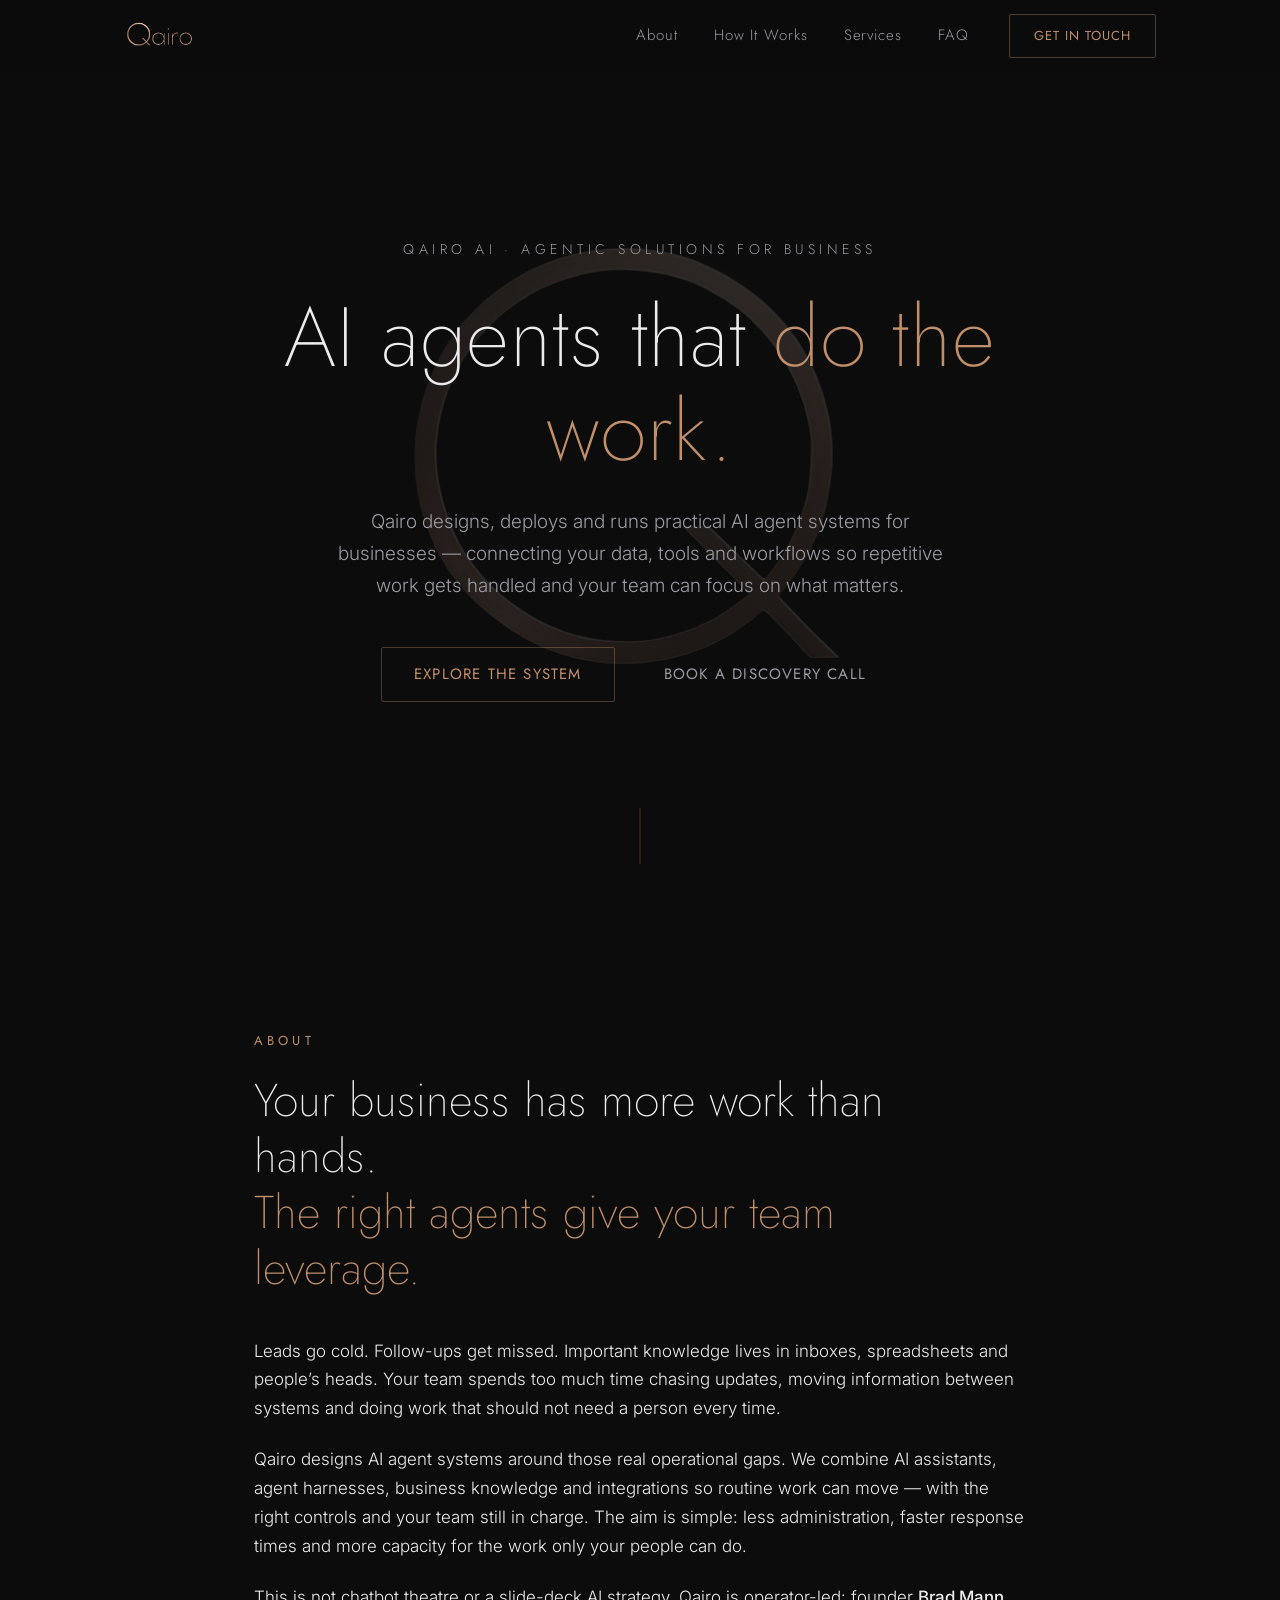
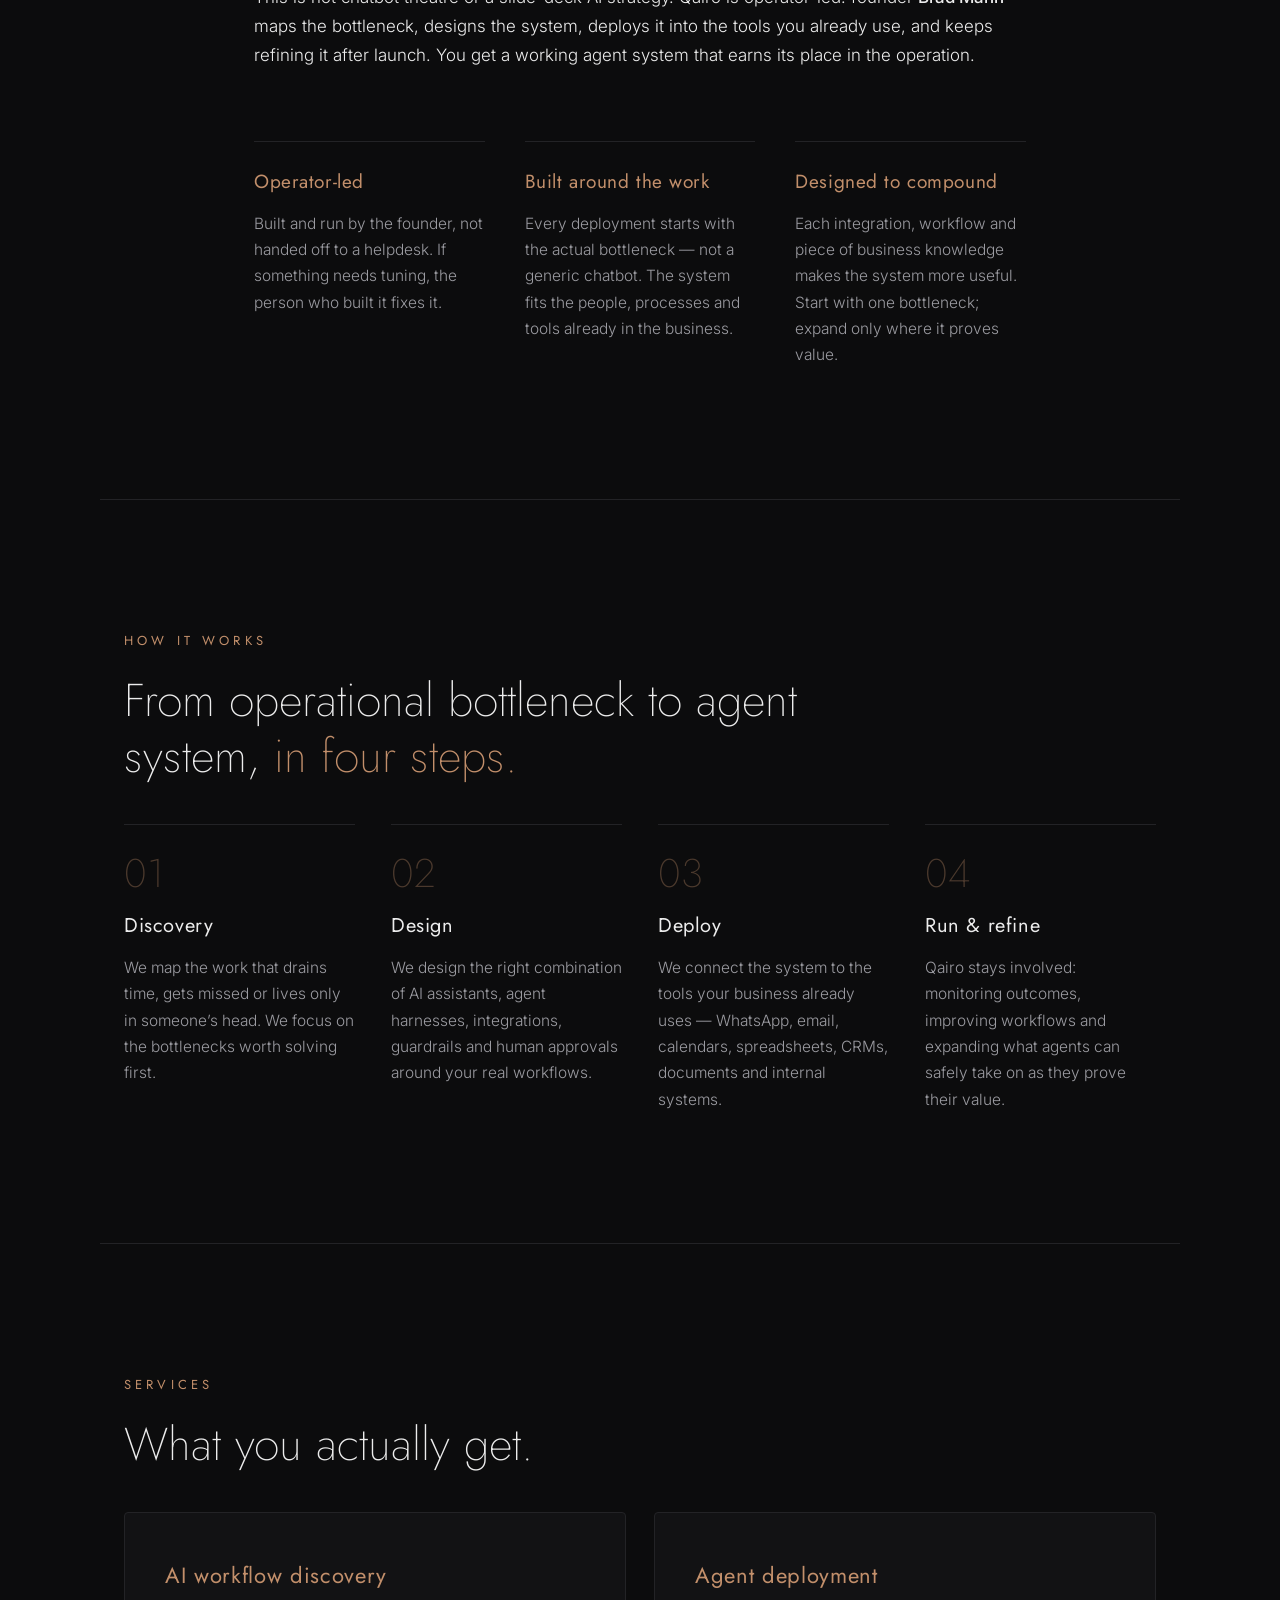
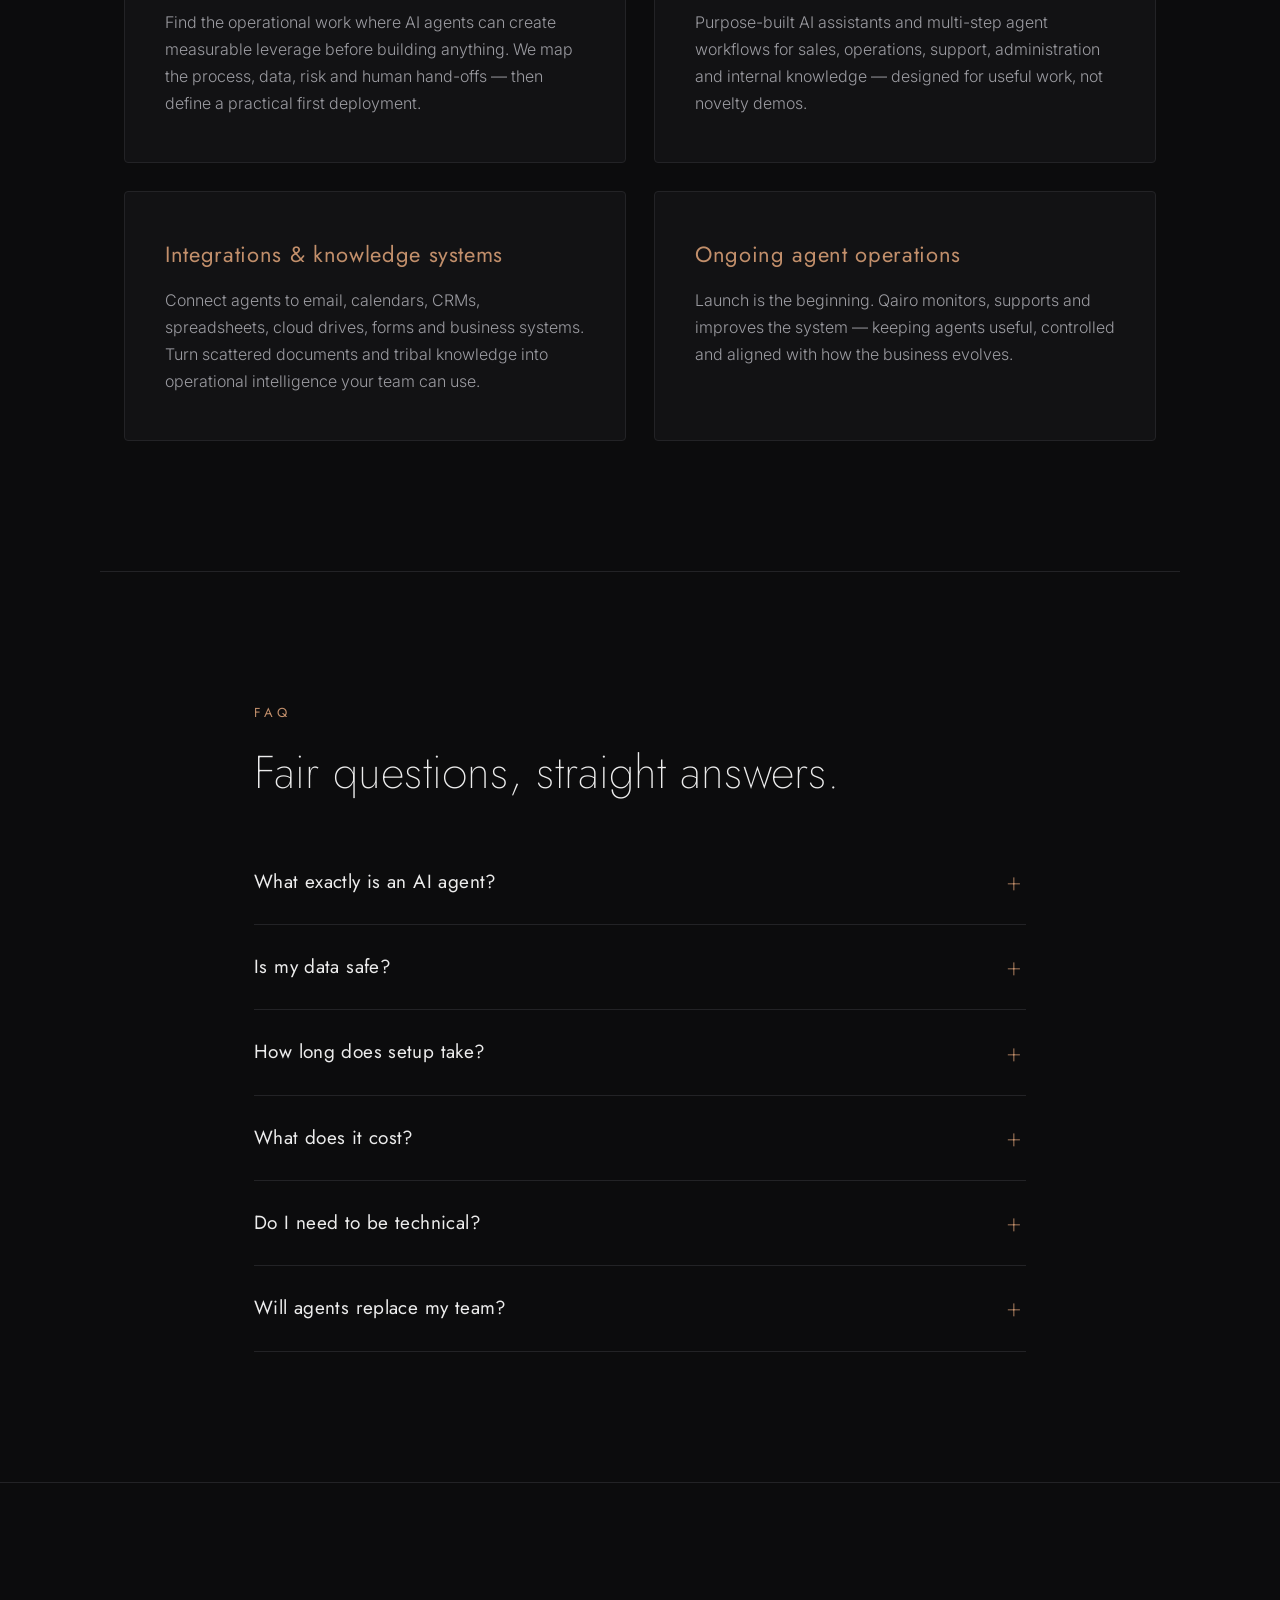
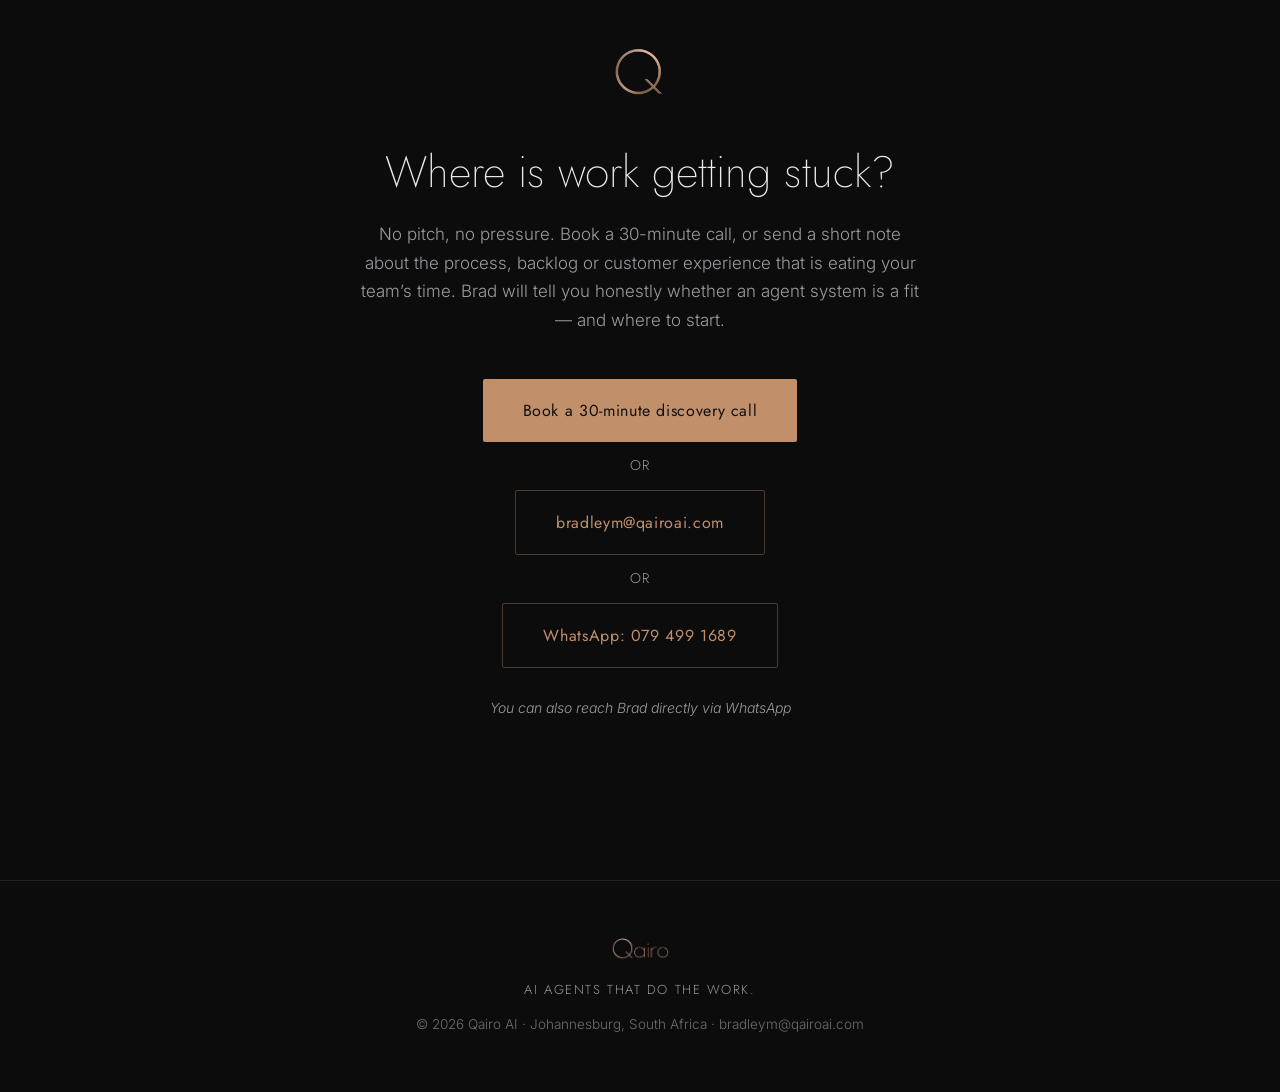
<file: index.html>
<!DOCTYPE html>
<html lang="en">
<head>
  <meta charset="UTF-8" />
  <meta name="viewport" content="width=device-width, initial-scale=1.0" />
  <title>Qairo AI — AI agents that do the work.</title>
  <meta name="description" content="Qairo designs, deploys and runs practical AI agent systems for businesses — connecting data, tools and workflows so repetitive work gets handled." />
  <link rel="icon" type="image/png" href="favicon.png" />
  <link rel="preconnect" href="https://fonts.googleapis.com" />
  <link rel="preconnect" href="https://fonts.gstatic.com" crossorigin />
  <link href="https://fonts.googleapis.com/css2?family=Jost:wght@200;300;400;500&family=Inter:wght@300;400;500&display=swap" rel="stylesheet" />
  <link rel="stylesheet" href="style.css" />
</head>
<body>

  <!-- ===== Navigation ===== -->
  <header class="nav" id="nav">
    <div class="nav-inner">
      <a href="#top" class="nav-brand" aria-label="Qairo AI — back to top">
        <img src="qairo-wordmark-t.png" alt="Qairo" class="nav-logo" />
      </a>
      <nav class="nav-links" aria-label="Page sections">
        <a href="#about">About</a>
        <a href="#how">How It Works</a>
        <a href="#services">Services</a>
        <a href="#faq">FAQ</a>
      </nav>
      <a href="#contact" class="btn btn-outline nav-cta">Get in touch</a>
      <button class="nav-toggle" id="navToggle" aria-label="Open menu" aria-expanded="false">
        <span></span><span></span>
      </button>
    </div>
    <nav class="nav-mobile" id="navMobile" aria-label="Mobile navigation">
      <a href="#about">About</a>
      <a href="#how">How It Works</a>
      <a href="#services">Services</a>
      <a href="#faq">FAQ</a>
      <a href="#contact">Get in touch</a>
    </nav>
  </header>

  <main id="top">

    <!-- ===== Hero ===== -->
    <section class="hero">
      <div class="hero-ring" aria-hidden="true">
        <img src="qairo-mark-t.png" alt="" />
      </div>
      <div class="hero-content reveal">
        <p class="hero-kicker">Qairo AI &middot; Agentic solutions for business</p>
        <h1 class="hero-title">
          AI agents that <span class="accent">do the work.</span>
        </h1>
        <p class="hero-sub">
          Qairo designs, deploys and runs practical AI agent systems for businesses —
          connecting your data, tools and workflows so repetitive work gets handled
          and your team can focus on what matters.
        </p>
        <div class="hero-actions">
          <a href="#how" class="btn btn-outline">Explore the system</a>
          <a href="https://calendly.com/bradleym-qairoai/discovery-call" class="btn btn-ghost" target="_blank" rel="noopener">Book a discovery call</a>
        </div>
      </div>
      <a href="#about" class="hero-scroll" aria-label="Scroll to About">
        <span class="hero-scroll-line"></span>
      </a>
    </section>

    <!-- ===== About ===== -->
    <section class="section" id="about">
      <div class="container narrow">
        <p class="section-kicker reveal">About</p>
        <h2 class="section-title reveal">Your business has more work than hands.<br /><span class="accent">The right agents give your team leverage.</span></h2>
        <div class="about-copy reveal">
          <p>
            Leads go cold. Follow-ups get missed. Important knowledge lives in inboxes,
            spreadsheets and people’s heads. Your team spends too much time chasing updates,
            moving information between systems and doing work that should not need a person
            every time.
          </p>
          <p>
            Qairo designs AI agent systems around those real operational gaps. We combine AI
            assistants, agent harnesses, business knowledge and integrations so routine work can
            move — with the right controls and your team still in charge. The aim is simple:
            less administration, faster response times and more capacity for the work only your
            people can do.
          </p>
          <p>
            This is not chatbot theatre or a slide-deck AI strategy. Qairo is operator-led:
            founder <strong>Brad Mann</strong> maps the bottleneck, designs the system, deploys
            it into the tools you already use, and keeps refining it after launch. You get a
            working agent system that earns its place in the operation.
          </p>
        </div>
        <div class="about-points">
          <div class="about-point reveal">
            <h3>Operator-led</h3>
            <p>Built and run by the founder, not handed off to a helpdesk. If something needs tuning, the person who built it fixes it.</p>
          </div>
          <div class="about-point reveal">
            <h3>Built around the work</h3>
            <p>Every deployment starts with the actual bottleneck — not a generic chatbot. The system fits the people, processes and tools already in the business.</p>
          </div>
          <div class="about-point reveal">
            <h3>Designed to compound</h3>
            <p>Each integration, workflow and piece of business knowledge makes the system more useful. Start with one bottleneck; expand only where it proves value.</p>
          </div>
        </div>
      </div>
    </section>

    <div class="divider" aria-hidden="true"></div>

    <!-- ===== How It Works ===== -->
    <section class="section" id="how">
      <div class="container">
        <p class="section-kicker reveal">How It Works</p>
        <h2 class="section-title reveal">From operational bottleneck to agent system, <span class="accent">in four steps.</span></h2>
        <ol class="steps">
          <li class="step reveal">
            <span class="step-num">01</span>
            <h3>Discovery</h3>
            <p>We map the work that drains time, gets missed or lives only in someone’s head. We focus on the bottlenecks worth solving first.</p>
          </li>
          <li class="step reveal">
            <span class="step-num">02</span>
            <h3>Design</h3>
            <p>We design the right combination of AI assistants, agent harnesses, integrations, guardrails and human approvals around your real workflows.</p>
          </li>
          <li class="step reveal">
            <span class="step-num">03</span>
            <h3>Deploy</h3>
            <p>We connect the system to the tools your business already uses — WhatsApp, email, calendars, spreadsheets, CRMs, documents and internal systems.</p>
          </li>
          <li class="step reveal">
            <span class="step-num">04</span>
            <h3>Run &amp; refine</h3>
            <p>Qairo stays involved: monitoring outcomes, improving workflows and expanding what agents can safely take on as they prove their value.</p>
          </li>
        </ol>
      </div>
    </section>

    <div class="divider" aria-hidden="true"></div>

    <!-- ===== Services ===== -->
    <section class="section" id="services">
      <div class="container">
        <p class="section-kicker reveal">Services</p>
        <h2 class="section-title reveal">What you actually get.</h2>
        <div class="cards">
          <div class="card reveal">
            <h3>AI workflow discovery</h3>
            <p>Find the operational work where AI agents can create measurable leverage before building anything. We map the process, data, risk and human hand-offs — then define a practical first deployment.</p>
          </div>
          <div class="card reveal">
            <h3>Agent deployment</h3>
            <p>Purpose-built AI assistants and multi-step agent workflows for sales, operations, support, administration and internal knowledge — designed for useful work, not novelty demos.</p>
          </div>
          <div class="card reveal">
            <h3>Integrations &amp; knowledge systems</h3>
            <p>Connect agents to email, calendars, CRMs, spreadsheets, cloud drives, forms and business systems. Turn scattered documents and tribal knowledge into operational intelligence your team can use.</p>
          </div>
          <div class="card reveal">
            <h3>Ongoing agent operations</h3>
            <p>Launch is the beginning. Qairo monitors, supports and improves the system — keeping agents useful, controlled and aligned with how the business evolves.</p>
          </div>
        </div>
      </div>
    </section>

    <div class="divider" aria-hidden="true"></div>

    <!-- ===== FAQ ===== -->
    <section class="section" id="faq">
      <div class="container narrow">
        <p class="section-kicker reveal">FAQ</p>
        <h2 class="section-title reveal">Fair questions, straight answers.</h2>
        <div class="faq-list reveal">

          <details class="faq-item">
            <summary>What exactly is an AI agent?</summary>
            <div class="faq-body">
              <p>An AI agent is software that can understand context, use approved tools and follow a defined workflow to move work forward. Unlike a generic chatbot, it is built around your business process, connected only to the systems it needs, and designed with clear boundaries and human approvals where they matter.</p>
            </div>
          </details>

          <details class="faq-item">
            <summary>Is my data safe?</summary>
            <div class="faq-body">
              <p>Yes — and this is treated as the most important part of the setup, not an afterthought. Your assistant runs on your own accounts and infrastructure, access is scoped to only what it needs, and your knowledge base belongs to you. Nothing is pooled with other clients, and nothing is used to train public models. If you ever leave, you keep everything.</p>
            </div>
          </details>

          <details class="faq-item">
            <summary>How long does setup take?</summary>
            <div class="faq-body">
              <p>A focused first workflow can usually be live and useful within the first few weeks. More complex deployments depend on the number of systems, data quality and the approvals required. We start where value is clearest, then expand deliberately.</p>
            </div>
          </details>

          <details class="faq-item">
            <summary>What does it cost?</summary>
            <div class="faq-body">
              <p>Pricing is a once-off discovery and implementation fee, followed by an ongoing operating retainer where needed. It depends on the workflow, integrations, data and support required. If a system cannot save meaningful time, reduce risk or improve service, it is not the right project to build.</p>
            </div>
          </details>

          <details class="faq-item">
            <summary>Do I need to be technical?</summary>
            <div class="faq-body">
              <p>No. Qairo handles the technical design, setup, integrations and maintenance. Your team works with agents through the interfaces that make sense for the job — including WhatsApp, email, chat tools or the systems already in use — without needing to become AI specialists.</p>
            </div>
          </details>

          <details class="faq-item">
            <summary>Will agents replace my team?</summary>
            <div class="faq-body">
              <p>No. The goal is to remove repetitive administration and give capable people more leverage — not to hand the business over to an uncontrolled machine. Qairo designs clear approval points, access limits and escalation paths so people remain accountable for the decisions that need judgement.</p>
            </div>
          </details>

        </div>
      </div>
    </section>

    <!-- ===== CTA ===== -->
    <section class="cta" id="contact">
      <div class="container narrow reveal">
        <img src="qairo-mark-t.png" alt="" class="cta-mark" aria-hidden="true" />
        <h2 class="cta-title">Where is work getting stuck?</h2>
        <p class="cta-sub">
          No pitch, no pressure. Book a 30-minute call, or send a short note about the process,
          backlog or customer experience that is eating your team’s time. Brad will tell you
          honestly whether an agent system is a fit — and where to start.
        </p>
        <div class="cta-contact">
          <a href="https://calendly.com/bradleym-qairoai/discovery-call" class="btn btn-solid btn-lg" target="_blank" rel="noopener">Book a 30-minute discovery call</a>
          <div class="cta-divider">or</div>
          <a href="mailto:bradleym@qairoai.com" class="btn btn-outline btn-lg">bradleym@qairoai.com</a>
          <div class="cta-divider">or</div>
          <a href="https://wa.me/27794991689?text=Hi%20Brad%2C%20I'm%20interested%20in%20learning%20more%20about%20Qairo%20AI." class="btn btn-outline btn-lg">
            WhatsApp: 079 499 1689
          </a>
        </div>
        <p class="cta-note">You can also reach Brad directly via WhatsApp</p>
      </div>
    </section>

  </main>

  <!-- ===== Footer ===== -->
  <footer class="footer">
    <div class="container footer-inner">
      <img src="qairo-wordmark-t.png" alt="Qairo" class="footer-logo" />
      <p class="footer-tag">AI agents that do the work.</p>
      <p class="footer-meta">&copy; 2026 Qairo AI &middot; Johannesburg, South Africa &middot; <a href="mailto:bradleym@qairoai.com">bradleym@qairoai.com</a></p>
    </div>
  </footer>

  <script src="main.js"></script>
</body>
</html>
</file>
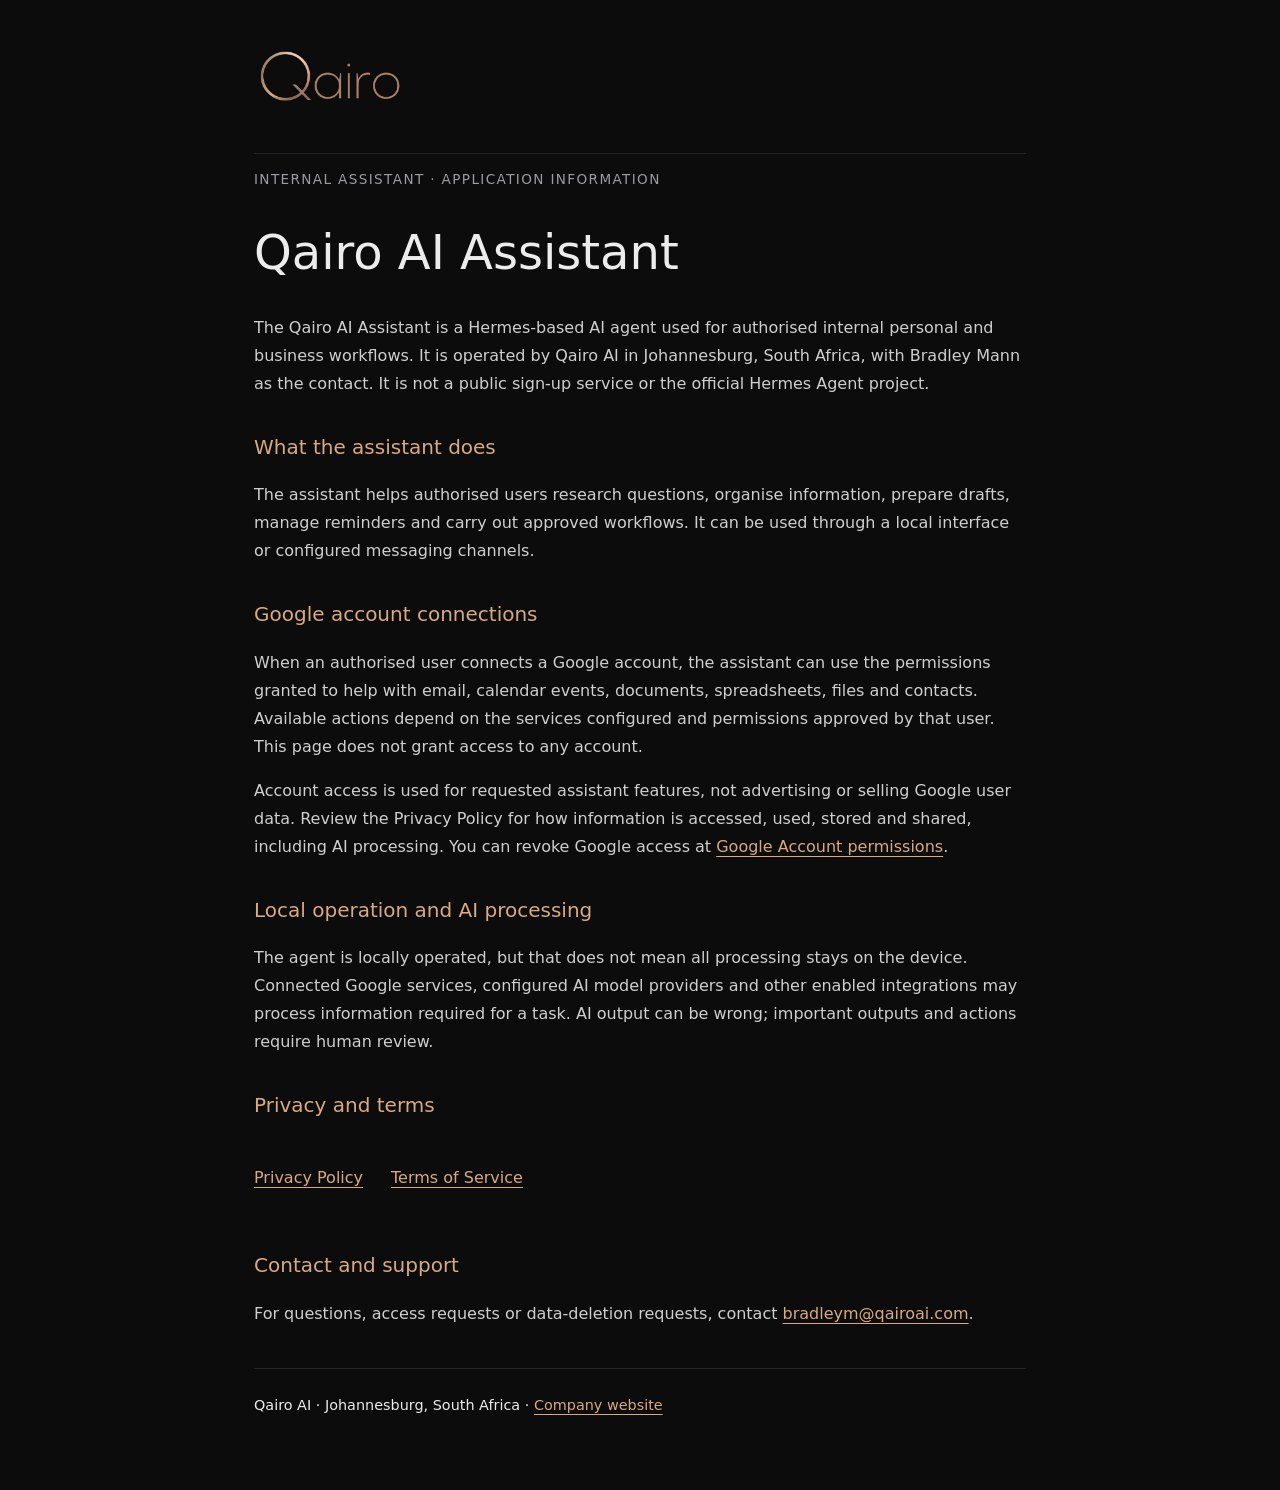
<file: agent/index.html>
<!DOCTYPE html>
<html lang="en">
<head>
  <meta charset="UTF-8" />
  <meta name="viewport" content="width=device-width, initial-scale=1.0" />
  <meta name="robots" content="noindex, nofollow" />
  <title>Qairo AI Assistant — Internal Agent</title>
  <meta name="description" content="Qairo AI's internal Hermes-based assistant: purpose, Google account connections, privacy and terms." />
  <link rel="canonical" href="https://qairoai.com/agent/" />
  <link rel="icon" type="image/png" href="/favicon.png" />
  <style>
    :root { color-scheme: dark; }
    * { box-sizing: border-box; }
    body { margin: 0; background: #0c0c0d; color: #ececec; font-family: system-ui, sans-serif; line-height: 1.75; }
    main { max-width: 820px; margin: 0 auto; padding: 48px 24px 72px; }
    header { padding-bottom: 32px; border-bottom: 1px solid #232326; }
    header img { width: 150px; max-width: 100%; height: auto; }
    h1 { font-size: clamp(2rem, 5vw, 3rem); font-weight: 400; line-height: 1.2; }
    h2 { margin-top: 32px; color: #d9a97f; font-size: 1.25rem; font-weight: 500; }
    p, li { color: #cfcfcf; }
    a { color: #d9a97f; text-underline-offset: 4px; }
    a:focus-visible { outline: 2px solid #d9a97f; outline-offset: 5px; }
    nav { display: flex; flex-wrap: wrap; gap: 16px 28px; padding: 24px 0; }
    footer { margin-top: 40px; border-top: 1px solid #232326; padding-top: 24px; font-size: .9rem; }
    .label { color: #9b9ba1; font-size: .85rem; letter-spacing: .1em; text-transform: uppercase; }
  </style>
</head>
<body>
  <main>
    <header><a href="/" aria-label="Qairo AI website"><img src="/qairo-wordmark-t.png" alt="Qairo AI" /></a></header>
    <p class="label">Internal assistant · Application information</p>
    <h1>Qairo AI Assistant</h1>
    <p>The Qairo AI Assistant is a Hermes-based AI agent used for authorised internal personal and business workflows. It is operated by Qairo AI in Johannesburg, South Africa, with Bradley Mann as the contact. It is not a public sign-up service or the official Hermes Agent project.</p>
    <h2>What the assistant does</h2>
    <p>The assistant helps authorised users research questions, organise information, prepare drafts, manage reminders and carry out approved workflows. It can be used through a local interface or configured messaging channels.</p>
    <h2>Google account connections</h2>
    <p>When an authorised user connects a Google account, the assistant can use the permissions granted to help with email, calendar events, documents, spreadsheets, files and contacts. Available actions depend on the services configured and permissions approved by that user. This page does not grant access to any account.</p>
    <p>Account access is used for requested assistant features, not advertising or selling Google user data. Review the Privacy Policy for how information is accessed, used, stored and shared, including AI processing. You can revoke Google access at <a href="https://myaccount.google.com/permissions">Google Account permissions</a>.</p>
    <h2>Local operation and AI processing</h2>
    <p>The agent is locally operated, but that does not mean all processing stays on the device. Connected Google services, configured AI model providers and other enabled integrations may process information required for a task. AI output can be wrong; important outputs and actions require human review.</p>
    <h2>Privacy and terms</h2>
    <nav aria-label="Application policies">
      <a href="/privacy/">Privacy Policy</a>
      <a href="/terms/">Terms of Service</a>
    </nav>
    <h2>Contact and support</h2>
    <p>For questions, access requests or data-deletion requests, contact <a href="mailto:bradleym@qairoai.com">bradleym@qairoai.com</a>.</p>
    <footer>Qairo AI · Johannesburg, South Africa · <a href="/">Company website</a></footer>
  </main>
</body>
</html>
</file>
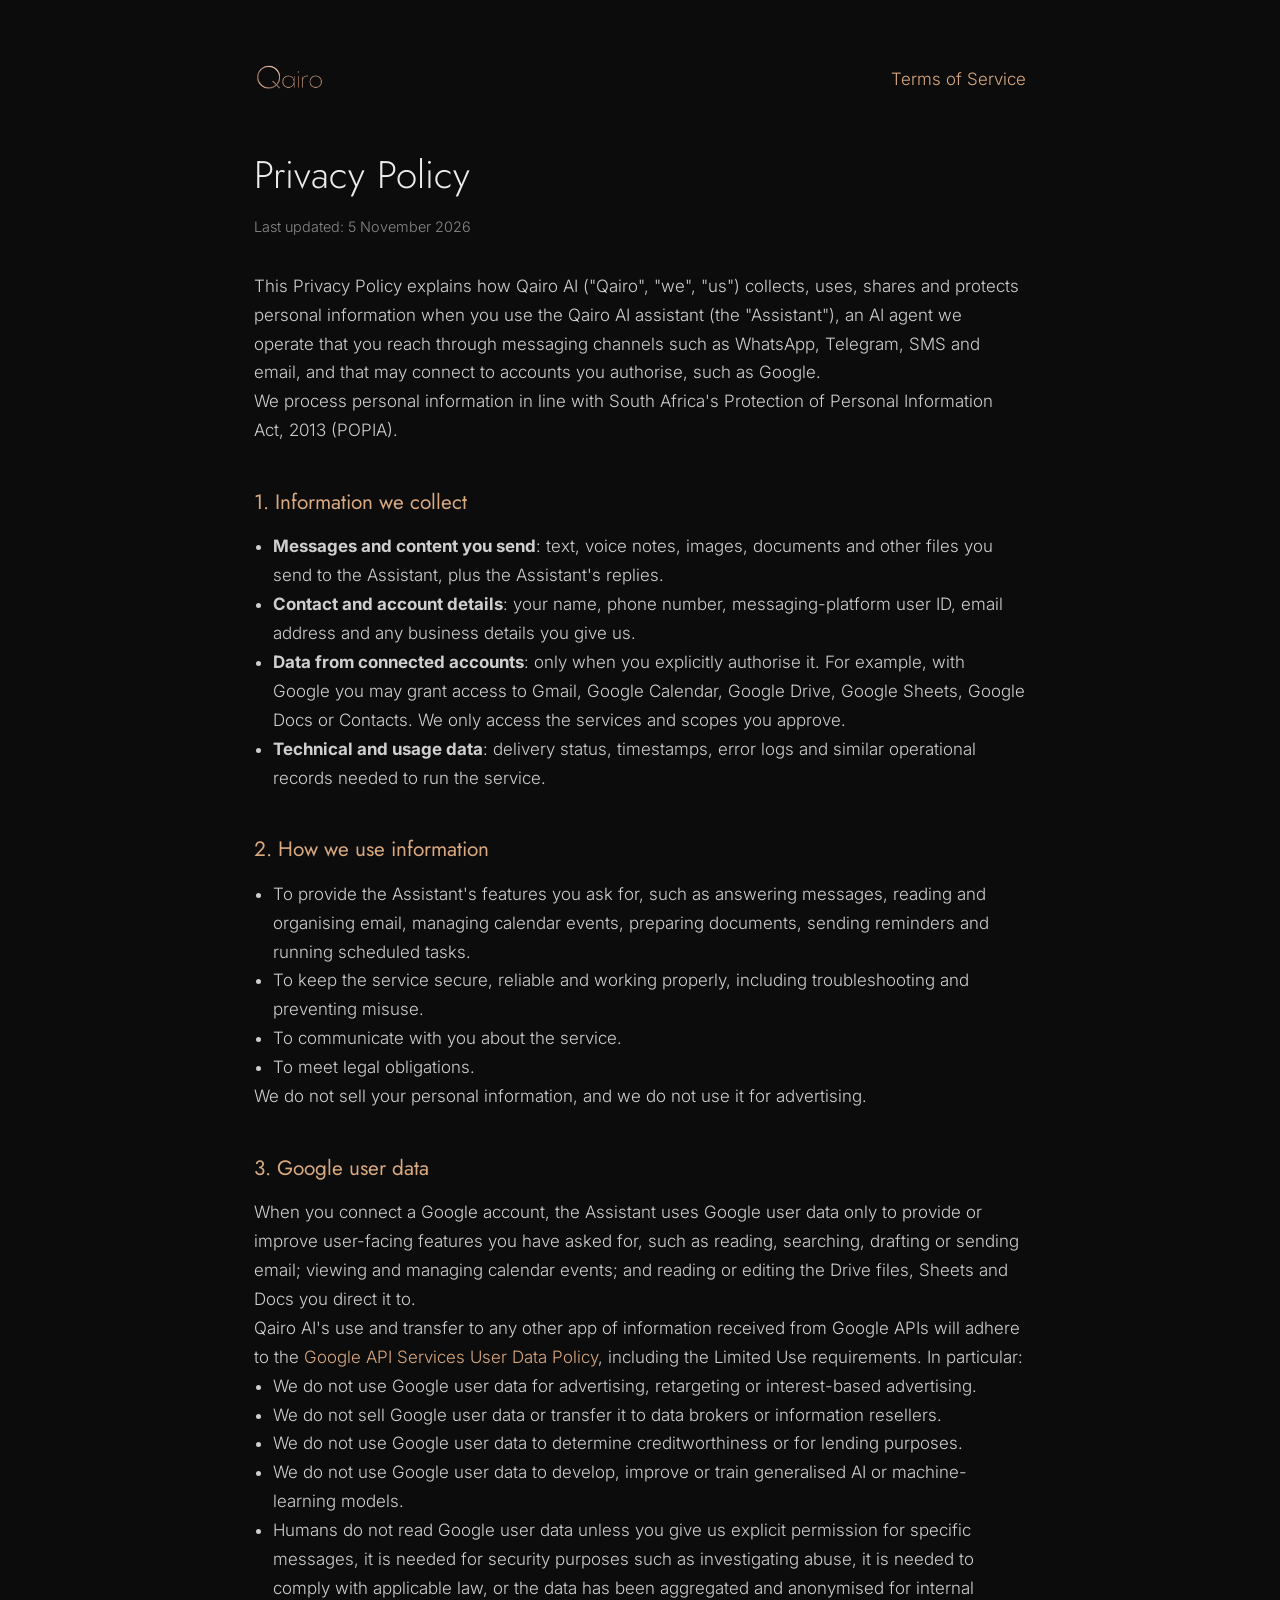
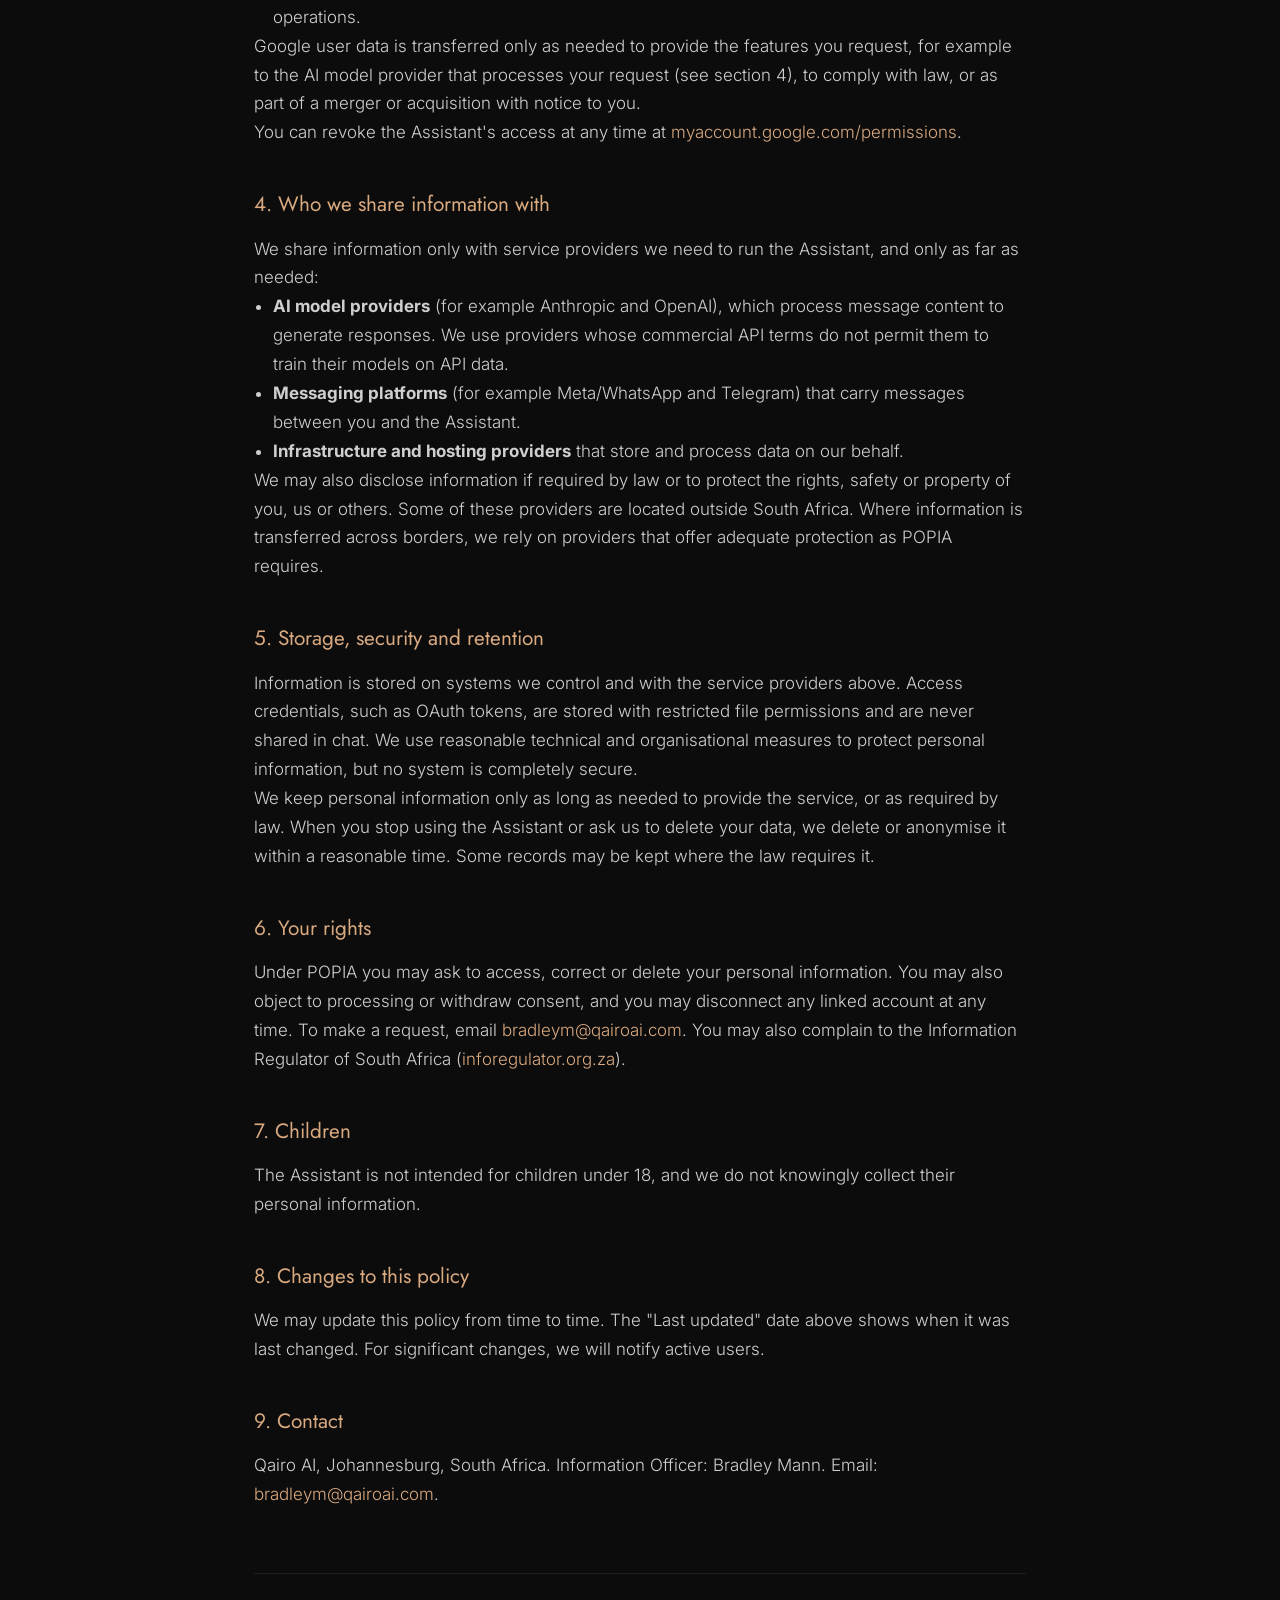
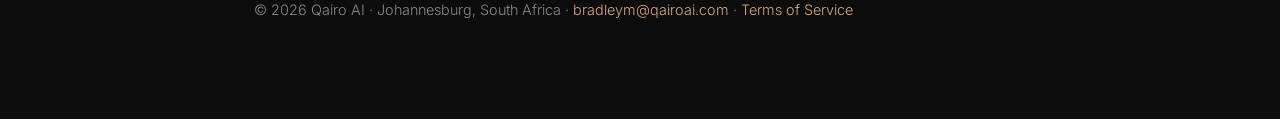
<file: privacy/index.html>
<!DOCTYPE html>
<html lang="en">
<head>
  <meta charset="UTF-8" />
  <meta name="viewport" content="width=device-width, initial-scale=1.0" />
  <title>Privacy Policy — Qairo AI</title>
  <meta name="robots" content="noindex, nofollow" />
  <meta name="description" content="Qairo AI assistant privacy policy." />
  <link rel="icon" type="image/png" href="/favicon.png" />
  <link rel="preconnect" href="https://fonts.googleapis.com" />
  <link rel="preconnect" href="https://fonts.gstatic.com" crossorigin />
  <link href="https://fonts.googleapis.com/css2?family=Jost:wght@200;300;400;500&family=Inter:wght@300;400;500&display=swap" rel="stylesheet" />
  <link rel="stylesheet" href="/style.css" />
  <style>
    .legal { max-width: 820px; margin: 0 auto; padding: 64px 24px 96px; line-height: 1.7; }
    .legal-top { display: flex; justify-content: space-between; align-items: center; margin-bottom: 48px; }
    .legal-top img { height: 30px; width: auto; }
    .legal h1 { font-family: Jost, sans-serif; font-weight: 300; font-size: 2.4rem; margin: 0 0 8px; }
    .legal h2 { font-family: Jost, sans-serif; font-weight: 400; font-size: 1.3rem; margin: 40px 0 12px; color: #d9a97f; }
    .legal p, .legal li { color: #cfcfcf; }
    .legal ul { padding-left: 1.2rem; }
    .legal a { color: #d9a97f; }
    .legal .updated { color: #8a8a8a; font-size: .9rem; margin-bottom: 32px; }
    .legal-foot { margin-top: 64px; padding-top: 24px; border-top: 1px solid rgba(255,255,255,.08); font-size: .9rem; color: #8a8a8a; }
  </style>
</head>
<body>
  <main class="legal">
    <div class="legal-top">
      <a href="/agent/" aria-label="Qairo AI Assistant home"><img src="/qairo-wordmark-t.png" alt="Qairo" /></a>
      <a href="/terms/">Terms of Service</a>
    </div>
    <h1>Privacy Policy</h1>
    <p class="updated">Last updated: 5 November 2026</p>

    <p>This Privacy Policy explains how Qairo AI ("Qairo", "we", "us") collects, uses, shares and protects personal information when you use the Qairo AI assistant (the "Assistant"), an AI agent we operate that you reach through messaging channels such as WhatsApp, Telegram, SMS and email, and that may connect to accounts you authorise, such as Google.</p>
    <p>We process personal information in line with South Africa's Protection of Personal Information Act, 2013 (POPIA).</p>

    <h2>1. Information we collect</h2>
    <ul>
      <li><strong>Messages and content you send</strong>: text, voice notes, images, documents and other files you send to the Assistant, plus the Assistant's replies.</li>
      <li><strong>Contact and account details</strong>: your name, phone number, messaging-platform user ID, email address and any business details you give us.</li>
      <li><strong>Data from connected accounts</strong>: only when you explicitly authorise it. For example, with Google you may grant access to Gmail, Google Calendar, Google Drive, Google Sheets, Google Docs or Contacts. We only access the services and scopes you approve.</li>
      <li><strong>Technical and usage data</strong>: delivery status, timestamps, error logs and similar operational records needed to run the service.</li>
    </ul>

    <h2>2. How we use information</h2>
    <ul>
      <li>To provide the Assistant's features you ask for, such as answering messages, reading and organising email, managing calendar events, preparing documents, sending reminders and running scheduled tasks.</li>
      <li>To keep the service secure, reliable and working properly, including troubleshooting and preventing misuse.</li>
      <li>To communicate with you about the service.</li>
      <li>To meet legal obligations.</li>
    </ul>
    <p>We do not sell your personal information, and we do not use it for advertising.</p>

    <h2>3. Google user data</h2>
    <p>When you connect a Google account, the Assistant uses Google user data only to provide or improve user-facing features you have asked for, such as reading, searching, drafting or sending email; viewing and managing calendar events; and reading or editing the Drive files, Sheets and Docs you direct it to.</p>
    <p>Qairo AI's use and transfer to any other app of information received from Google APIs will adhere to the <a href="https://developers.google.com/terms/api-services-user-data-policy" target="_blank" rel="noopener">Google API Services User Data Policy</a>, including the Limited Use requirements. In particular:</p>
    <ul>
      <li>We do not use Google user data for advertising, retargeting or interest-based advertising.</li>
      <li>We do not sell Google user data or transfer it to data brokers or information resellers.</li>
      <li>We do not use Google user data to determine creditworthiness or for lending purposes.</li>
      <li>We do not use Google user data to develop, improve or train generalised AI or machine-learning models.</li>
      <li>Humans do not read Google user data unless you give us explicit permission for specific messages, it is needed for security purposes such as investigating abuse, it is needed to comply with applicable law, or the data has been aggregated and anonymised for internal operations.</li>
    </ul>
    <p>Google user data is transferred only as needed to provide the features you request, for example to the AI model provider that processes your request (see section 4), to comply with law, or as part of a merger or acquisition with notice to you.</p>
    <p>You can revoke the Assistant's access at any time at <a href="https://myaccount.google.com/permissions" target="_blank" rel="noopener">myaccount.google.com/permissions</a>.</p>

    <h2>4. Who we share information with</h2>
    <p>We share information only with service providers we need to run the Assistant, and only as far as needed:</p>
    <ul>
      <li><strong>AI model providers</strong> (for example Anthropic and OpenAI), which process message content to generate responses. We use providers whose commercial API terms do not permit them to train their models on API data.</li>
      <li><strong>Messaging platforms</strong> (for example Meta/WhatsApp and Telegram) that carry messages between you and the Assistant.</li>
      <li><strong>Infrastructure and hosting providers</strong> that store and process data on our behalf.</li>
    </ul>
    <p>We may also disclose information if required by law or to protect the rights, safety or property of you, us or others. Some of these providers are located outside South Africa. Where information is transferred across borders, we rely on providers that offer adequate protection as POPIA requires.</p>

    <h2>5. Storage, security and retention</h2>
    <p>Information is stored on systems we control and with the service providers above. Access credentials, such as OAuth tokens, are stored with restricted file permissions and are never shared in chat. We use reasonable technical and organisational measures to protect personal information, but no system is completely secure.</p>
    <p>We keep personal information only as long as needed to provide the service, or as required by law. When you stop using the Assistant or ask us to delete your data, we delete or anonymise it within a reasonable time. Some records may be kept where the law requires it.</p>

    <h2>6. Your rights</h2>
    <p>Under POPIA you may ask to access, correct or delete your personal information. You may also object to processing or withdraw consent, and you may disconnect any linked account at any time. To make a request, email <a href="mailto:bradleym@qairoai.com">bradleym@qairoai.com</a>. You may also complain to the Information Regulator of South Africa (<a href="https://inforegulator.org.za" target="_blank" rel="noopener">inforegulator.org.za</a>).</p>

    <h2>7. Children</h2>
    <p>The Assistant is not intended for children under 18, and we do not knowingly collect their personal information.</p>

    <h2>8. Changes to this policy</h2>
    <p>We may update this policy from time to time. The "Last updated" date above shows when it was last changed. For significant changes, we will notify active users.</p>

    <h2>9. Contact</h2>
    <p>Qairo AI, Johannesburg, South Africa. Information Officer: Bradley Mann. Email: <a href="mailto:bradleym@qairoai.com">bradleym@qairoai.com</a>.</p>

    <div class="legal-foot">
      &copy; 2026 Qairo AI &middot; Johannesburg, South Africa &middot; <a href="mailto:bradleym@qairoai.com">bradleym@qairoai.com</a> &middot; <a href="/terms/">Terms of Service</a>
    </div>
  </main>
</body>
</html>
</file>
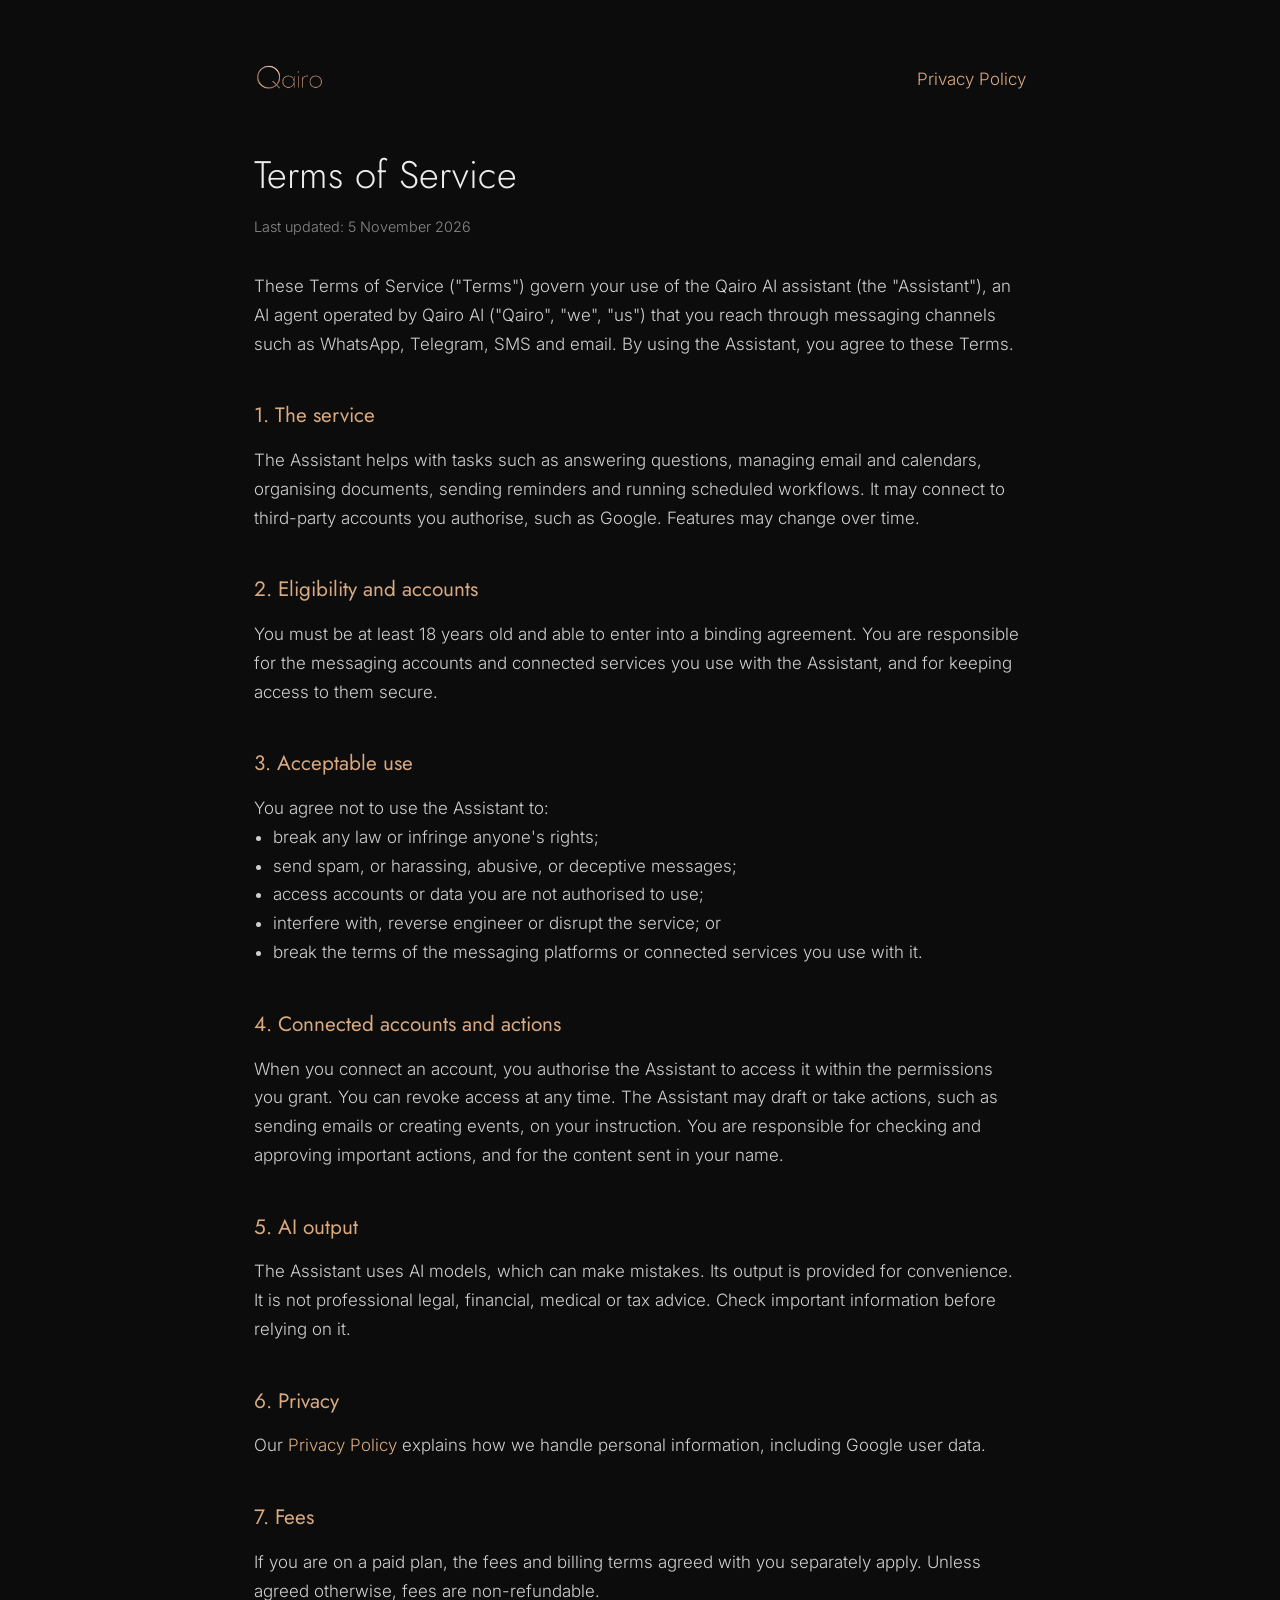
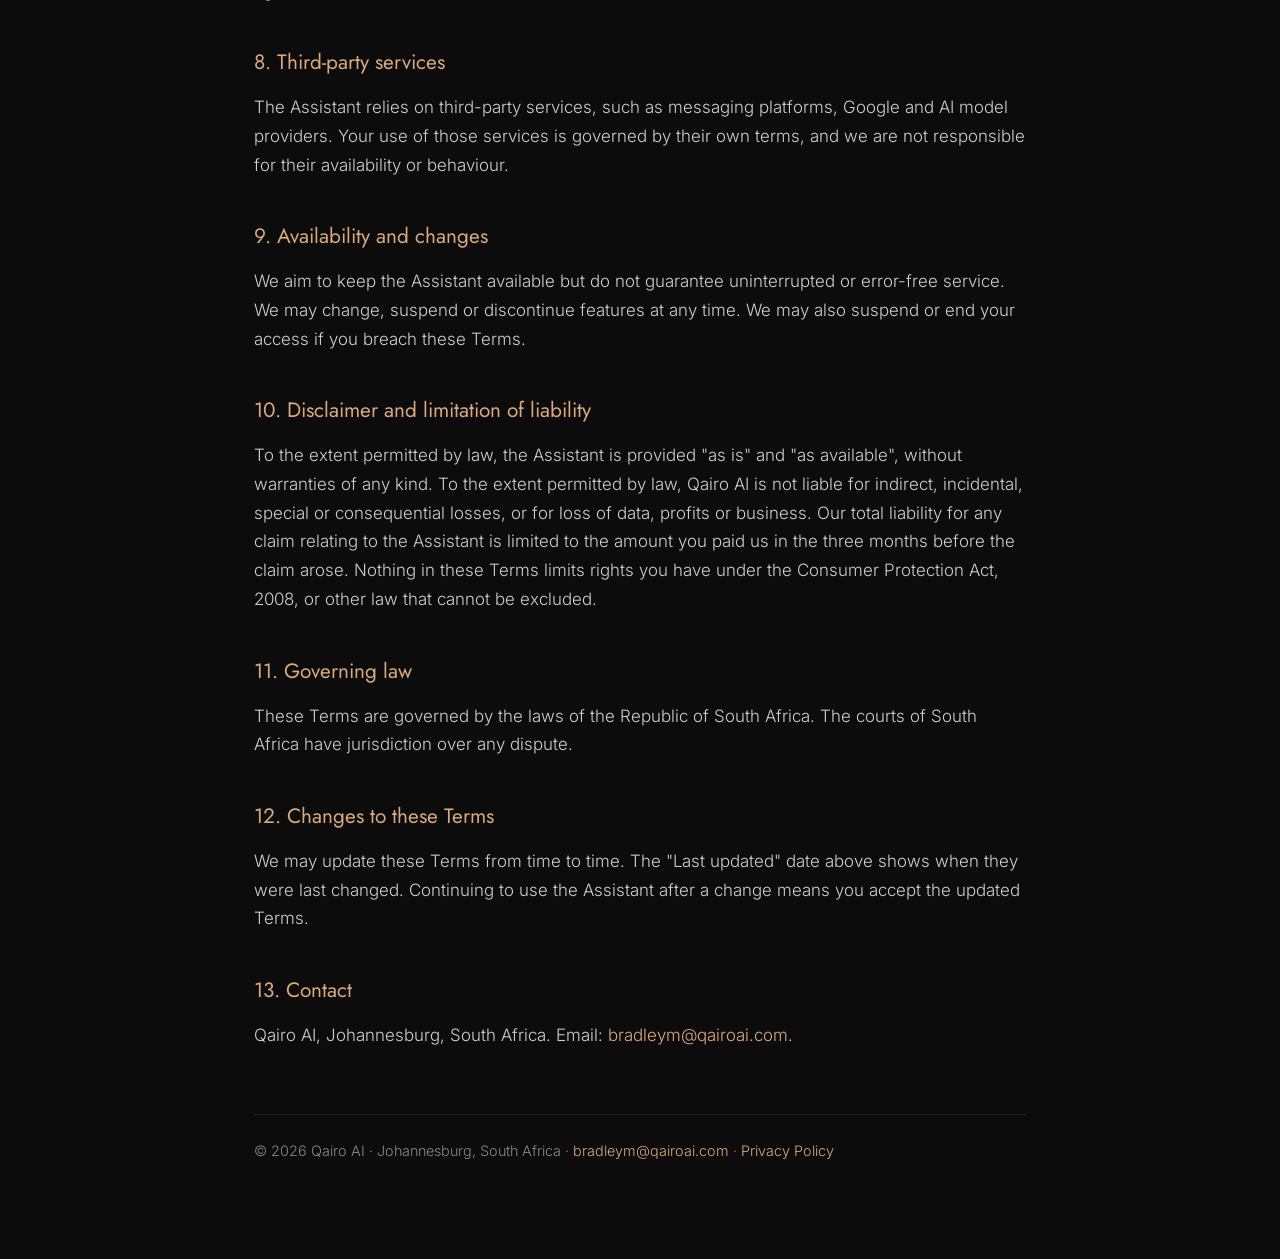
<file: terms/index.html>
<!DOCTYPE html>
<html lang="en">
<head>
  <meta charset="UTF-8" />
  <meta name="viewport" content="width=device-width, initial-scale=1.0" />
  <title>Terms of Service — Qairo AI</title>
  <meta name="robots" content="noindex, nofollow" />
  <meta name="description" content="Qairo AI assistant terms of service." />
  <link rel="icon" type="image/png" href="/favicon.png" />
  <link rel="preconnect" href="https://fonts.googleapis.com" />
  <link rel="preconnect" href="https://fonts.gstatic.com" crossorigin />
  <link href="https://fonts.googleapis.com/css2?family=Jost:wght@200;300;400;500&family=Inter:wght@300;400;500&display=swap" rel="stylesheet" />
  <link rel="stylesheet" href="/style.css" />
  <style>
    .legal { max-width: 820px; margin: 0 auto; padding: 64px 24px 96px; line-height: 1.7; }
    .legal-top { display: flex; justify-content: space-between; align-items: center; margin-bottom: 48px; }
    .legal-top img { height: 30px; width: auto; }
    .legal h1 { font-family: Jost, sans-serif; font-weight: 300; font-size: 2.4rem; margin: 0 0 8px; }
    .legal h2 { font-family: Jost, sans-serif; font-weight: 400; font-size: 1.3rem; margin: 40px 0 12px; color: #d9a97f; }
    .legal p, .legal li { color: #cfcfcf; }
    .legal ul { padding-left: 1.2rem; }
    .legal a { color: #d9a97f; }
    .legal .updated { color: #8a8a8a; font-size: .9rem; margin-bottom: 32px; }
    .legal-foot { margin-top: 64px; padding-top: 24px; border-top: 1px solid rgba(255,255,255,.08); font-size: .9rem; color: #8a8a8a; }
  </style>
</head>
<body>
  <main class="legal">
    <div class="legal-top">
      <a href="/agent/" aria-label="Qairo AI Assistant home"><img src="/qairo-wordmark-t.png" alt="Qairo" /></a>
      <a href="/privacy/">Privacy Policy</a>
    </div>
    <h1>Terms of Service</h1>
    <p class="updated">Last updated: 5 November 2026</p>

    <p>These Terms of Service ("Terms") govern your use of the Qairo AI assistant (the "Assistant"), an AI agent operated by Qairo AI ("Qairo", "we", "us") that you reach through messaging channels such as WhatsApp, Telegram, SMS and email. By using the Assistant, you agree to these Terms.</p>

    <h2>1. The service</h2>
    <p>The Assistant helps with tasks such as answering questions, managing email and calendars, organising documents, sending reminders and running scheduled workflows. It may connect to third-party accounts you authorise, such as Google. Features may change over time.</p>

    <h2>2. Eligibility and accounts</h2>
    <p>You must be at least 18 years old and able to enter into a binding agreement. You are responsible for the messaging accounts and connected services you use with the Assistant, and for keeping access to them secure.</p>

    <h2>3. Acceptable use</h2>
    <p>You agree not to use the Assistant to:</p>
    <ul>
      <li>break any law or infringe anyone's rights;</li>
      <li>send spam, or harassing, abusive, or deceptive messages;</li>
      <li>access accounts or data you are not authorised to use;</li>
      <li>interfere with, reverse engineer or disrupt the service; or</li>
      <li>break the terms of the messaging platforms or connected services you use with it.</li>
    </ul>

    <h2>4. Connected accounts and actions</h2>
    <p>When you connect an account, you authorise the Assistant to access it within the permissions you grant. You can revoke access at any time. The Assistant may draft or take actions, such as sending emails or creating events, on your instruction. You are responsible for checking and approving important actions, and for the content sent in your name.</p>

    <h2>5. AI output</h2>
    <p>The Assistant uses AI models, which can make mistakes. Its output is provided for convenience. It is not professional legal, financial, medical or tax advice. Check important information before relying on it.</p>

    <h2>6. Privacy</h2>
    <p>Our <a href="/privacy/">Privacy Policy</a> explains how we handle personal information, including Google user data.</p>

    <h2>7. Fees</h2>
    <p>If you are on a paid plan, the fees and billing terms agreed with you separately apply. Unless agreed otherwise, fees are non-refundable.</p>

    <h2>8. Third-party services</h2>
    <p>The Assistant relies on third-party services, such as messaging platforms, Google and AI model providers. Your use of those services is governed by their own terms, and we are not responsible for their availability or behaviour.</p>

    <h2>9. Availability and changes</h2>
    <p>We aim to keep the Assistant available but do not guarantee uninterrupted or error-free service. We may change, suspend or discontinue features at any time. We may also suspend or end your access if you breach these Terms.</p>

    <h2>10. Disclaimer and limitation of liability</h2>
    <p>To the extent permitted by law, the Assistant is provided "as is" and "as available", without warranties of any kind. To the extent permitted by law, Qairo AI is not liable for indirect, incidental, special or consequential losses, or for loss of data, profits or business. Our total liability for any claim relating to the Assistant is limited to the amount you paid us in the three months before the claim arose. Nothing in these Terms limits rights you have under the Consumer Protection Act, 2008, or other law that cannot be excluded.</p>

    <h2>11. Governing law</h2>
    <p>These Terms are governed by the laws of the Republic of South Africa. The courts of South Africa have jurisdiction over any dispute.</p>

    <h2>12. Changes to these Terms</h2>
    <p>We may update these Terms from time to time. The "Last updated" date above shows when they were last changed. Continuing to use the Assistant after a change means you accept the updated Terms.</p>

    <h2>13. Contact</h2>
    <p>Qairo AI, Johannesburg, South Africa. Email: <a href="mailto:bradleym@qairoai.com">bradleym@qairoai.com</a>.</p>

    <div class="legal-foot">
      &copy; 2026 Qairo AI &middot; Johannesburg, South Africa &middot; <a href="mailto:bradleym@qairoai.com">bradleym@qairoai.com</a> &middot; <a href="/privacy/">Privacy Policy</a>
    </div>
  </main>
</body>
</html>
</file>
<file: style.css>
/* ==========================================================================
   Qairo AI — single-page site
   Palette: near-black base, grey secondary, copper accent (from logo)
   ========================================================================== */

:root {
  --bg: #0c0c0d;
  --bg-raised: #121214;
  --line: #232326;
  --text: #ececec;
  --muted: #9b9ba1;
  --copper: #c28f6b;
  --copper-bright: #d9a97f;
  --copper-dim: rgba(194, 143, 107, 0.35);

  --font-head: "Jost", "Century Gothic", sans-serif;
  --font-body: "Inter", "Helvetica Neue", sans-serif;

  --container: 1080px;
  --ease: cubic-bezier(0.22, 1, 0.36, 1);
}

* { margin: 0; padding: 0; box-sizing: border-box; }

html {
  scroll-behavior: smooth;
  scroll-padding-top: 84px;
}

body {
  background: var(--bg);
  color: var(--text);
  font-family: var(--font-body);
  font-weight: 300;
  font-size: 17px;
  line-height: 1.7;
  -webkit-font-smoothing: antialiased;
}

img { max-width: 100%; display: block; }

a { color: var(--copper); text-decoration: none; }

.container {
  max-width: var(--container);
  margin: 0 auto;
  padding: 0 24px;
}

.container.narrow { max-width: 820px; }

.accent { color: var(--copper); }

/* ===== Buttons ===== */

.btn {
  display: inline-block;
  font-family: var(--font-head);
  font-weight: 400;
  font-size: 15px;
  letter-spacing: 0.08em;
  text-transform: uppercase;
  padding: 14px 32px;
  border-radius: 2px;
  transition: all 0.35s var(--ease);
}

.btn-solid {
  background: var(--copper);
  color: #111;
}
.btn-solid:hover {
  background: var(--copper-bright);
  transform: translateY(-2px);
}

.btn-outline {
  border: 1px solid var(--copper-dim);
  color: var(--copper);
}
.btn-outline:hover {
  border-color: var(--copper);
  transform: translateY(-1px);
}

.btn-ghost {
  color: var(--muted);
  border: 1px solid transparent;
}
.btn-ghost:hover { color: var(--text); }

.btn-lg {
  font-size: 16px;
  padding: 18px 40px;
  text-transform: none;
  letter-spacing: 0.04em;
}

/* ===== Navigation ===== */

.nav {
  position: fixed;
  inset: 0 0 auto 0;
  z-index: 100;
  background: rgba(12, 12, 13, 0.72);
  backdrop-filter: blur(14px);
  -webkit-backdrop-filter: blur(14px);
  border-bottom: 1px solid transparent;
  transition: border-color 0.4s var(--ease);
}

.nav.scrolled { border-bottom-color: var(--line); }

.nav-inner {
  max-width: var(--container);
  margin: 0 auto;
  padding: 0 24px;
  height: 72px;
  display: flex;
  align-items: center;
  gap: 40px;
}

.nav-logo { height: 30px; width: auto; }

.nav-brand { display: flex; align-items: center; }

.nav-links {
  display: flex;
  gap: 36px;
  margin-left: auto;
}

.nav-links a {
  font-family: var(--font-head);
  font-weight: 300;
  font-size: 15px;
  letter-spacing: 0.06em;
  color: var(--muted);
  transition: color 0.3s var(--ease);
}

.nav-links a:hover { color: var(--copper); }

.nav-cta { padding: 10px 24px; font-size: 13px; }

.nav-toggle {
  display: none;
  margin-left: auto;
  background: none;
  border: none;
  width: 40px;
  height: 40px;
  cursor: pointer;
  flex-direction: column;
  justify-content: center;
  align-items: center;
  gap: 7px;
}
.nav-toggle span {
  display: block;
  width: 22px;
  height: 1px;
  background: var(--text);
  transition: transform 0.3s var(--ease), opacity 0.3s var(--ease);
}
.nav-toggle[aria-expanded="true"] span:first-child { transform: translateY(4px) rotate(45deg); }
.nav-toggle[aria-expanded="true"] span:last-child { transform: translateY(-4px) rotate(-45deg); }

.nav-mobile {
  display: none;
  flex-direction: column;
  padding: 8px 24px 24px;
  border-bottom: 1px solid var(--line);
}
.nav-mobile a {
  font-family: var(--font-head);
  font-size: 17px;
  letter-spacing: 0.05em;
  color: var(--text);
  padding: 14px 0;
  border-bottom: 1px solid var(--line);
}
.nav-mobile a:last-child { border-bottom: none; color: var(--copper); }
.nav.open .nav-mobile { display: flex; }

/* ===== Hero ===== */

.hero {
  min-height: 100vh;
  display: flex;
  flex-direction: column;
  justify-content: center;
  align-items: center;
  text-align: center;
  position: relative;
  overflow: hidden;
  padding: 120px 24px 80px;
}

.hero-ring {
  position: absolute;
  top: 50%;
  left: 50%;
  width: min(78vh, 90vw);
  transform: translate(-50%, -50%);
  opacity: 0.14;
  pointer-events: none;
  animation: ring-drift 26s ease-in-out infinite alternate;
}

@keyframes ring-drift {
  from { transform: translate(-50%, -50%) rotate(-3deg) scale(1); }
  to   { transform: translate(-50%, -50%) rotate(3deg) scale(1.04); }
}

.hero-content {
  position: relative;
  max-width: 760px;
}

.hero-kicker {
  font-family: var(--font-head);
  font-weight: 300;
  font-size: 14px;
  letter-spacing: 0.32em;
  text-transform: uppercase;
  color: var(--muted);
  margin-bottom: 28px;
}

.hero-title {
  font-family: var(--font-head);
  font-weight: 200;
  font-size: clamp(44px, 7.5vw, 84px);
  line-height: 1.12;
  letter-spacing: 0.01em;
  margin-bottom: 28px;
}

.hero-sub {
  color: var(--muted);
  font-size: clamp(16px, 2vw, 19px);
  max-width: 620px;
  margin: 0 auto 44px;
}

.hero-actions {
  display: flex;
  gap: 16px;
  justify-content: center;
  flex-wrap: wrap;
}

.hero-scroll {
  position: absolute;
  bottom: 36px;
  left: 50%;
  transform: translateX(-50%);
}

.hero-scroll-line {
  display: block;
  width: 1px;
  height: 56px;
  background: var(--copper-dim);
  position: relative;
  overflow: hidden;
}
.hero-scroll-line::after {
  content: "";
  position: absolute;
  inset: 0;
  background: var(--copper);
  transform: translateY(-100%);
  animation: scroll-hint 2.6s var(--ease) infinite;
}

@keyframes scroll-hint {
  0% { transform: translateY(-100%); }
  55% { transform: translateY(100%); }
  100% { transform: translateY(100%); }
}

/* ===== Sections ===== */

.section { padding: 130px 0; }

.section-kicker {
  font-family: var(--font-head);
  font-weight: 400;
  font-size: 13px;
  letter-spacing: 0.32em;
  text-transform: uppercase;
  color: var(--copper);
  margin-bottom: 20px;
}

.section-title {
  font-family: var(--font-head);
  font-weight: 200;
  font-size: clamp(30px, 4.4vw, 46px);
  line-height: 1.22;
  margin-bottom: 40px;
  max-width: 720px;
}

.divider {
  height: 1px;
  max-width: var(--container);
  margin: 0 auto;
  background: var(--line);
}

/* ===== About ===== */

.about-copy p { margin-bottom: 22px; }
.about-copy p:last-child { margin-bottom: 0; }
.about-copy strong { font-weight: 500; color: var(--text); }

.about-points {
  display: grid;
  grid-template-columns: repeat(3, 1fr);
  gap: 40px;
  margin-top: 72px;
}

.about-point {
  border-top: 1px solid var(--line);
  padding-top: 24px;
  transition: border-color 0.4s var(--ease);
}
.about-point:hover { border-top-color: var(--copper-dim); }

.about-point h3 {
  font-family: var(--font-head);
  font-weight: 400;
  font-size: 19px;
  letter-spacing: 0.03em;
  color: var(--copper);
  margin-bottom: 12px;
}

.about-point p { color: var(--muted); font-size: 15.5px; }

/* ===== How It Works ===== */

.steps {
  list-style: none;
  display: grid;
  grid-template-columns: repeat(4, 1fr);
  gap: 36px;
  margin-top: 24px;
  counter-reset: step;
}

.step {
  border-top: 1px solid var(--line);
  padding-top: 28px;
  transition: border-color 0.4s var(--ease);
}
.step:hover { border-top-color: var(--copper); }

.step-num {
  font-family: var(--font-head);
  font-weight: 200;
  font-size: 40px;
  color: var(--copper-dim);
  display: block;
  margin-bottom: 16px;
  line-height: 1;
}

.step h3 {
  font-family: var(--font-head);
  font-weight: 400;
  font-size: 20px;
  letter-spacing: 0.03em;
  margin-bottom: 12px;
}

.step p { color: var(--muted); font-size: 15.5px; }

/* ===== Services ===== */

.cards {
  display: grid;
  grid-template-columns: repeat(2, 1fr);
  gap: 28px;
  margin-top: 24px;
}

.card {
  background: var(--bg-raised);
  border: 1px solid var(--line);
  border-radius: 4px;
  padding: 44px 40px;
  transition: border-color 0.4s var(--ease), transform 0.4s var(--ease);
}

.card:hover {
  border-color: var(--copper-dim);
  transform: translateY(-4px);
}

.card h3 {
  font-family: var(--font-head);
  font-weight: 400;
  font-size: 22px;
  letter-spacing: 0.03em;
  color: var(--copper);
  margin-bottom: 14px;
}

.card p { color: var(--muted); font-size: 16px; }

/* ===== FAQ ===== */

.faq-list { margin-top: 8px; }

.faq-item {
  border-bottom: 1px solid var(--line);
}

.faq-item summary {
  font-family: var(--font-head);
  font-weight: 400;
  font-size: 19px;
  letter-spacing: 0.02em;
  padding: 26px 44px 26px 0;
  cursor: pointer;
  list-style: none;
  position: relative;
  transition: color 0.3s var(--ease);
}
.faq-item summary::-webkit-details-marker { display: none; }

.faq-item summary::after {
  content: "+";
  position: absolute;
  right: 4px;
  top: 50%;
  transform: translateY(-50%);
  font-family: var(--font-head);
  font-weight: 200;
  font-size: 28px;
  color: var(--copper);
  transition: transform 0.35s var(--ease);
}

.faq-item[open] summary { color: var(--copper); }
.faq-item[open] summary::after { transform: translateY(-50%) rotate(45deg); }

.faq-item summary:hover { color: var(--copper); }

.faq-body { padding: 0 44px 28px 0; }
.faq-body p { color: var(--muted); }

/* ===== CTA ===== */

.cta {
  padding: 150px 0 160px;
  text-align: center;
  border-top: 1px solid var(--line);
}

.cta-mark {
  width: 76px;
  margin: 0 auto 36px;
  opacity: 0.9;
}

.cta-title {
  font-family: var(--font-head);
  font-weight: 200;
  font-size: clamp(30px, 4.4vw, 44px);
  line-height: 1.25;
  margin-bottom: 20px;
}

.cta-sub {
  color: var(--muted);
  max-width: 560px;
  margin: 0 auto 44px;
}

.cta-contact {
  display: flex;
  flex-direction: column;
  gap: 12px;
  align-items: center;
  margin-bottom: 28px;
}

.cta-divider {
  font-family: var(--font-head);
  font-weight: 300;
  font-size: 14px;
  letter-spacing: 0.08em;
  text-transform: uppercase;
  color: var(--muted);
}

.cta-note {
  font-size: 14px;
  color: var(--muted);
  font-style: italic;
}

/* ===== Footer ===== */

.footer {
  border-top: 1px solid var(--line);
  padding: 56px 0;
  text-align: center;
}

.footer-logo {
  height: 26px;
  width: auto;
  margin: 0 auto 16px;
  opacity: 0.85;
}

.footer-tag {
  font-family: var(--font-head);
  font-weight: 300;
  letter-spacing: 0.12em;
  font-size: 13px;
  text-transform: uppercase;
  color: var(--muted);
  margin-bottom: 12px;
}

.footer-meta { font-size: 13.5px; color: #6d6d73; }
.footer-meta a { color: #6d6d73; }
.footer-meta a:hover { color: var(--copper); }

/* ===== Reveal on scroll ===== */

.reveal {
  opacity: 0;
  transform: translateY(28px);
  transition: opacity 0.9s var(--ease), transform 0.9s var(--ease);
}

.reveal.visible {
  opacity: 1;
  transform: translateY(0);
}

@media (prefers-reduced-motion: reduce) {
  html { scroll-behavior: auto; }
  .reveal { opacity: 1; transform: none; transition: none; }
  .hero-ring { animation: none; }
  .hero-scroll-line::after { animation: none; }
  .btn, .card, .step, .about-point { transition: none; }
}

/* ===== Responsive ===== */

@media (max-width: 960px) {
  .steps { grid-template-columns: repeat(2, 1fr); }
  .about-points { grid-template-columns: 1fr; gap: 28px; }
}

@media (max-width: 760px) {
  .nav-links, .nav-cta { display: none; }
  .nav-toggle { display: flex; }

  .section { padding: 90px 0; }
  .cards { grid-template-columns: 1fr; }
  .steps { grid-template-columns: 1fr; }

  .hero { min-height: 92vh; }
  .hero-actions .btn { width: 100%; text-align: center; }

  .faq-item summary { font-size: 17px; }

  .cta-contact { width: 100%; }
  .cta-contact .btn { width: 100%; }
}
</file>
